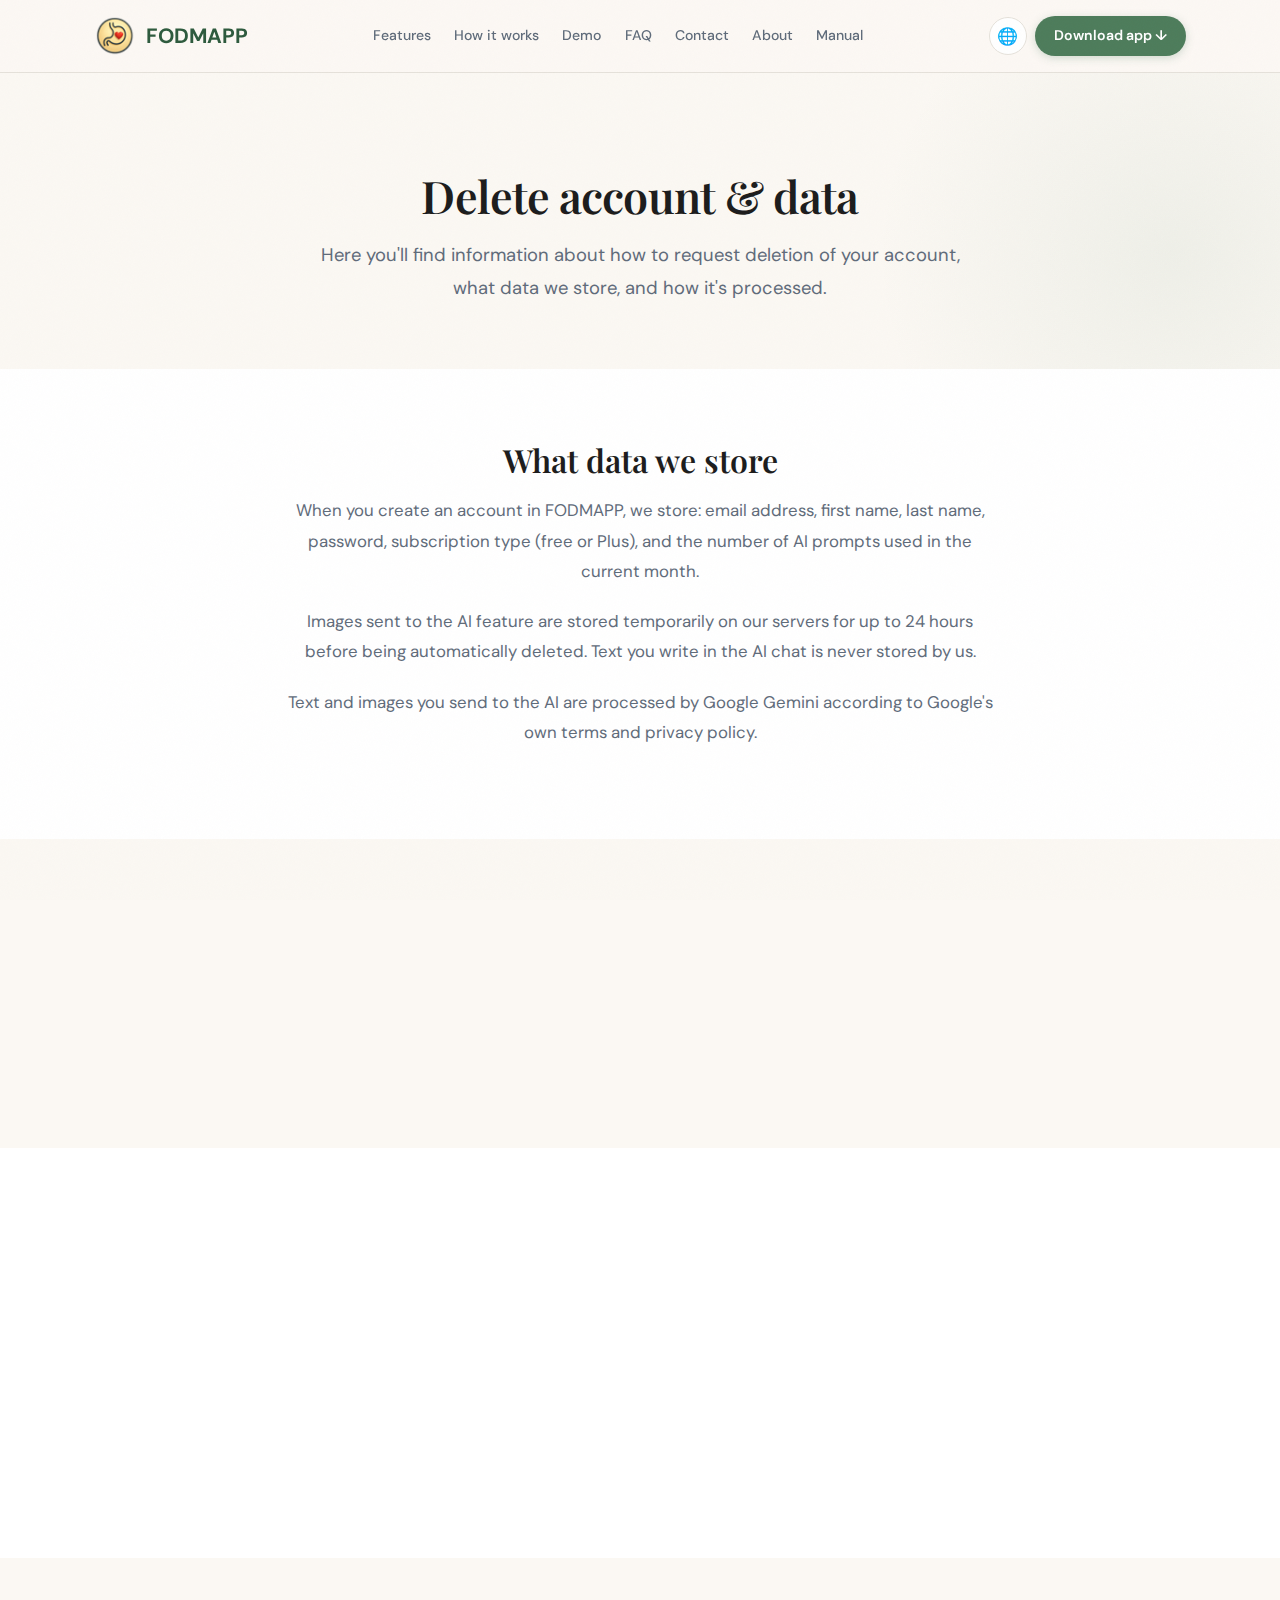
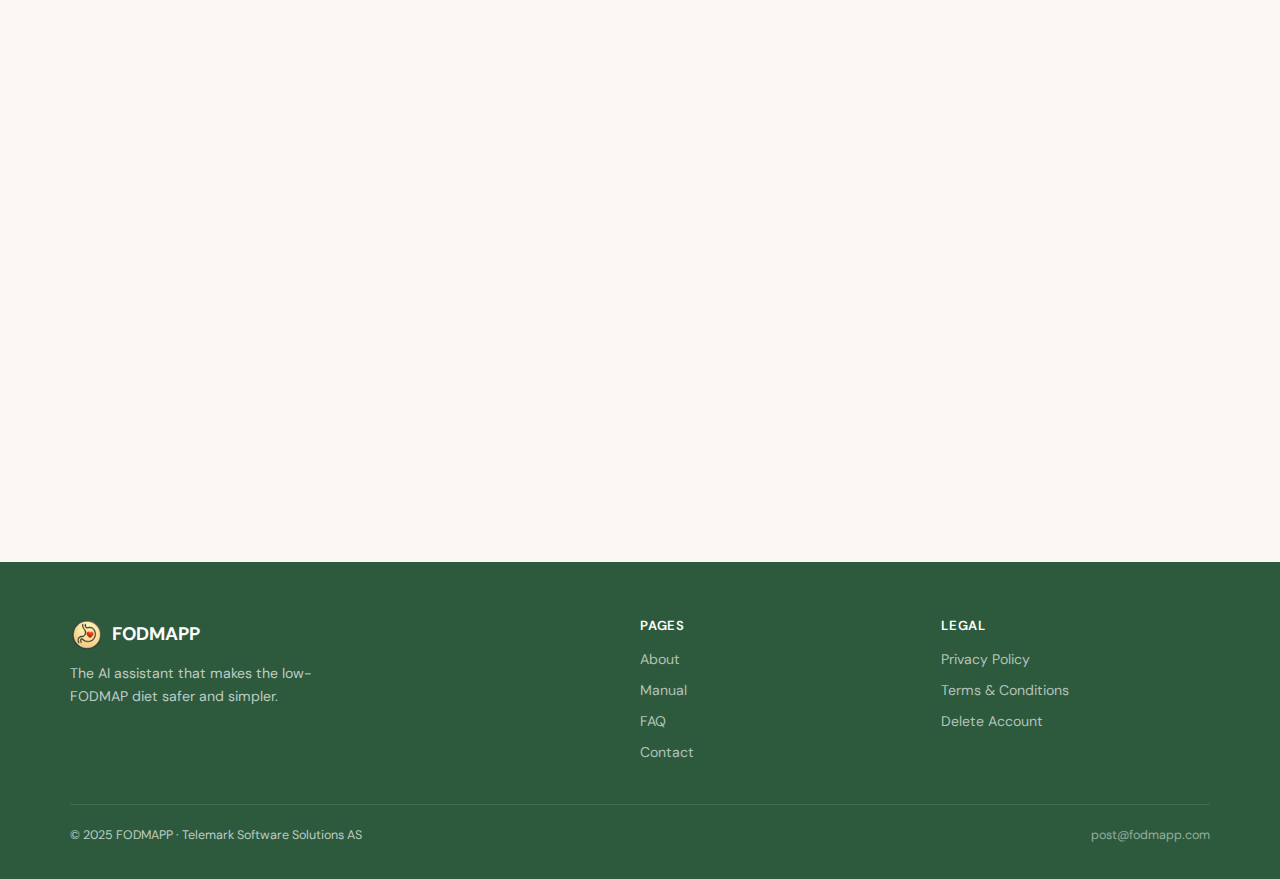
<file: delete.html>
<!DOCTYPE html><html lang="en"><head><meta charset="UTF-8"><meta name="viewport" content="width=device-width, initial-scale=1.0"><title>Delete Account – FODMAPP</title><link rel="icon" type="image/png" href="images/logo.png"><meta name="description" content="Information about deleting your FODMAPP account and personal data."><link rel="preconnect" href="https://fonts.googleapis.com"><link rel="preconnect" href="https://fonts.gstatic.com" crossorigin><link href="https://fonts.googleapis.com/css2?family=Playfair+Display:wght@400;500;600;700&family=DM+Sans:wght@300;400;500;600;700&display=swap" rel="stylesheet">
<style>:root{--green:#4D7C5B;--green-dark:#2D5A3D;--green-light:#E8F2EB;--cream:#FBF8F3;--white:#FFFFFF;--charcoal:#1C1C1C;--slate:#5F6B7A;--border:#E5E1DA;--radius:1rem}*{box-sizing:border-box;margin:0;padding:0}html{scroll-behavior:smooth}body{font-family:'DM Sans',system-ui,sans-serif;line-height:1.7;color:var(--charcoal);background:var(--cream);-webkit-font-smoothing:antialiased}h1,h2,h3,h4{font-family:'Playfair Display',Georgia,serif;line-height:1.2;font-weight:600}body::after{content:'';position:fixed;inset:0;pointer-events:none;z-index:9998;opacity:.025;background-image:url("data:image/svg+xml,%3Csvg viewBox='0 0 256 256' xmlns='http://www.w3.org/2000/svg'%3E%3Cfilter id='n'%3E%3CfeTurbulence type='fractalNoise' baseFrequency='.85' numOctaves='4' stitchTiles='stitch'/%3E%3C/filter%3E%3Crect width='100%25' height='100%25' filter='url(%23n)'/%3E%3C/svg%3E");background-size:200px}.reveal{opacity:0;transform:translateY(40px);transition:opacity .9s cubic-bezier(.22,1,.36,1),transform .9s cubic-bezier(.22,1,.36,1)}.reveal.visible{opacity:1;transform:translateY(0)}.container{max-width:1140px;margin:0 auto;padding:0 1.5rem}header{background:rgba(251,248,243,.85);backdrop-filter:blur(20px);border-bottom:1px solid var(--border);position:sticky;top:0;z-index:100}.nav-bar{display:flex;justify-content:space-between;align-items:center;height:72px}.logo{font-family:'DM Sans',sans-serif;font-weight:700;font-size:1.3rem;display:flex;align-items:center;gap:.6rem;text-decoration:none;color:var(--green-dark)}.logo img{height:42px;border-radius:10px}nav{display:flex;align-items:center;gap:.15rem}nav a{color:var(--slate);font-weight:500;text-decoration:none;font-size:.88rem;padding:.35rem .65rem;border-radius:2rem;transition:all .25s}nav a:hover{color:var(--green-dark);background:var(--green-light)}.nav-right{display:flex;align-items:center;gap:.5rem}.btn-nav{display:inline-flex;align-items:center;padding:.5rem 1.2rem;border-radius:2rem;font-weight:600;font-size:.88rem;background:var(--green);color:var(--white);text-decoration:none;transition:all .3s;box-shadow:0 2px 8px rgba(77,124,91,.25);white-space:nowrap}.btn-nav:hover{background:var(--green-dark);transform:translateY(-2px)}.lang-btn{display:flex;align-items:center;justify-content:center;width:38px;height:38px;border-radius:50%;border:1.5px solid var(--border);background:var(--white);cursor:pointer;transition:all .25s;font-size:1.05rem;color:var(--slate)}.lang-btn:hover{border-color:var(--green);background:var(--green-light)}.btn-mobile-download{display:none;background:var(--green);color:white;border-radius:.625rem;width:40px;height:40px;align-items:center;justify-content:center;text-decoration:none}.btn-mobile-download svg{width:18px;height:18px;stroke:white}.hamburger{display:none;flex-direction:column;cursor:pointer;gap:5px;padding:4px}.hamburger span{height:2.5px;width:22px;background:var(--charcoal);border-radius:4px}.mobile-nav{display:none;flex-direction:column;background:var(--white);padding:1rem 1.5rem 1.5rem;border-bottom:1px solid var(--border);gap:.15rem}.mobile-nav a{color:var(--slate);font-weight:500;text-decoration:none;padding:.55rem 0;border-bottom:1px solid var(--border);font-size:.95rem}.mobile-nav a:last-child{border-bottom:none}.mobile-nav a:hover{color:var(--green)}.lang-overlay{display:none;position:fixed;inset:0;background:rgba(0,0,0,.45);z-index:200;justify-content:center;align-items:center;backdrop-filter:blur(4px);opacity:0;transition:opacity .3s}.lang-overlay.open{display:flex;opacity:1}.lang-modal{background:var(--white);border-radius:1.25rem;padding:2rem;max-width:520px;width:92%;max-height:80vh;overflow-y:auto;box-shadow:0 25px 80px rgba(0,0,0,.18);position:relative;transform:scale(.95);transition:transform .3s}.lang-overlay.open .lang-modal{transform:scale(1)}.lang-modal h3{font-family:'DM Sans',sans-serif;font-size:1rem;font-weight:700;margin-bottom:1.25rem;text-align:center}.lang-modal-close{position:absolute;top:1rem;right:1rem;width:32px;height:32px;border:none;background:var(--cream);border-radius:50%;cursor:pointer;display:flex;align-items:center;justify-content:center;font-size:1.1rem;color:var(--slate)}.lang-modal-close:hover{background:var(--green-light)}.lang-grid{display:grid;grid-template-columns:1fr 1fr;gap:.35rem}.lang-option{display:flex;align-items:center;gap:.6rem;padding:.6rem .85rem;border-radius:.5rem;cursor:pointer;font-size:.9rem;font-weight:500;color:var(--charcoal);transition:all .2s;border:1.5px solid transparent}.lang-option:hover{background:var(--green-light)}.lang-option.active{background:var(--green-light);border-color:var(--green);font-weight:600}.lang-flag{font-size:1.2rem;width:24px;text-align:center}@media(max-width:480px){.lang-grid{grid-template-columns:1fr}}.page-hero{padding:6rem 0 4rem;text-align:center;position:relative;overflow:hidden}.page-hero::before{content:'';position:absolute;top:-40%;right:-15%;width:600px;height:600px;background:radial-gradient(circle,rgba(77,124,91,.07) 0%,transparent 70%);border-radius:50%;pointer-events:none}.page-hero h1{font-size:2.8rem;margin-bottom:1rem;letter-spacing:-.02em}.page-hero p{font-size:1.15rem;color:var(--slate);max-width:640px;margin:0 auto;line-height:1.8}.content-section{padding:4.5rem 0}.content-section.alt{background:var(--white)}.content-block{max-width:720px;margin:0 auto;text-align:center}.content-block h2{font-size:2rem;margin-bottom:1rem}.content-block p{font-size:1.05rem;color:var(--slate);line-height:1.8;margin-bottom:1.25rem}.content-block strong{color:var(--charcoal)}.cta-section{background:linear-gradient(135deg,var(--green-dark),var(--green));color:var(--white);text-align:center;padding:5rem 1.5rem;position:relative;overflow:hidden}.cta-section h2{font-size:2rem;margin-bottom:.7rem;color:var(--white)}.cta-section p{opacity:.9;margin-bottom:.5rem}.cta-section a{color:var(--white);text-decoration:underline;text-underline-offset:3px}footer{background:var(--green-dark);color:rgba(255,255,255,.7);padding:3.5rem 1.5rem 2rem}.footer-grid{display:grid;grid-template-columns:2fr 1fr 1fr;gap:2rem;max-width:1140px;margin:0 auto;padding-bottom:2rem;border-bottom:1px solid rgba(255,255,255,.1)}.footer-brand .logo-footer{font-family:'DM Sans',sans-serif;font-weight:700;font-size:1.15rem;color:var(--white);display:flex;align-items:center;gap:.5rem;margin-bottom:.65rem}.footer-brand .logo-footer img{height:34px;border-radius:8px}.footer-brand p{font-size:.88rem;line-height:1.6;max-width:280px}.footer-col h4{font-family:'DM Sans',sans-serif;font-weight:600;font-size:.82rem;color:var(--white);text-transform:uppercase;letter-spacing:.06em;margin-bottom:.9rem}.footer-col a{display:block;color:rgba(255,255,255,.65);text-decoration:none;font-size:.88rem;margin-bottom:.45rem;transition:color .2s}.footer-col a:hover{color:var(--white)}.footer-bottom{max-width:1140px;margin:1.25rem auto 0;display:flex;justify-content:space-between;align-items:center;font-size:.78rem}.footer-bottom a{color:rgba(255,255,255,.5);text-decoration:none}.footer-bottom a:hover{color:var(--white)}@media(max-width:900px){.footer-grid{grid-template-columns:1fr}}@media(max-width:768px){nav{display:none}.btn-nav{display:none}.btn-mobile-download{display:flex}.hamburger{display:flex}.page-hero{padding:4rem 0 3rem}.page-hero h1{font-size:2rem}.content-section{padding:3rem 0}.footer-bottom{flex-direction:column;gap:.4rem;text-align:center}}</style></head>
<body>
  <header><div class="container nav-bar"><a href="index.html" class="logo"><img src="images/logo.png" alt="FODMAPP logo"> FODMAPP</a><nav><a href="index.html#features" data-i18n="nav_features">Features</a><a href="index.html#how" data-i18n="nav_how">How it works</a><a href="index.html#demo" data-i18n="nav_demo">Demo</a><a href="index.html#faq">FAQ</a><a href="index.html#contact" data-i18n="nav_contact">Contact</a><a href="about.html" data-i18n="nav_about">About</a><a href="manual.html" data-i18n="nav_manual">Manual</a></nav><div class="nav-right"><div class="lang-btn" onclick="openLangModal()">🌐</div><a href="index.html#cta" class="btn-nav" data-i18n="nav_download">Download app ↓</a><a href="index.html#cta" class="btn-mobile-download"><svg xmlns="http://www.w3.org/2000/svg" fill="none" viewBox="0 0 24 24" stroke="currentColor" stroke-width="2"><path stroke-linecap="round" stroke-linejoin="round" d="M21 15v4a2 2 0 01-2 2H5a2 2 0 01-2-2v-4m14-6l-5 5-5-5m5-5v10"/></svg></a><div class="hamburger" onclick="toggleMobileNav()"><span></span><span></span><span></span></div></div></div><div id="mobileNav" class="mobile-nav"><a href="index.html#features" onclick="closeMobileNav()" data-i18n="nav_features">Features</a><a href="index.html#how" onclick="closeMobileNav()" data-i18n="nav_how">How it works</a><a href="index.html#demo" onclick="closeMobileNav()" data-i18n="nav_demo">Demo</a><a href="index.html#faq" onclick="closeMobileNav()">FAQ</a><a href="index.html#contact" onclick="closeMobileNav()" data-i18n="nav_contact">Contact</a><a href="about.html" data-i18n="nav_about">About</a><a href="manual.html" data-i18n="nav_manual">Manual</a></div></header>
  <div class="lang-overlay" id="langOverlay" onclick="closeLangModal(event)"><div class="lang-modal" onclick="event.stopPropagation()"><button class="lang-modal-close" onclick="closeLangModalForce()">✕</button><h3 data-i18n="lang_title">Choose language</h3><div class="lang-grid" id="langGrid"></div></div></div>
  <section class="page-hero"><div class="container reveal"><h1 data-i18n="del_h1">Delete account & data</h1><p data-i18n="del_intro">Here you'll find information about how to request deletion of your account, what data we store, and how it's processed.</p></div></section>
  <section class="content-section alt"><div class="container"><div class="content-block reveal"><h2 data-i18n="del_s1h">What data we store</h2><p data-i18n="del_s1p1">When you create an account in FODMAPP, we store: email address, first name, last name, password, subscription type (free or Plus), and the number of AI prompts used in the current month.</p><p data-i18n="del_s1p2">Images sent to the AI feature are stored temporarily on our servers for up to 24 hours before being automatically deleted. Text you write in the AI chat is never stored by us.</p><p data-i18n="del_s1p3">Text and images you send to the AI are processed by Google Gemini according to Google's own terms and privacy policy.</p></div></div></section>
  <section class="content-section"><div class="container"><div class="content-block reveal"><h2 data-i18n="del_s2h">Google login</h2><p data-i18n="del_s2p">If you choose to log in with Google (OAuth), we receive the name and email address associated with your Google account. This is only used to create and log you into your account.</p></div></div></section>
  <section class="content-section alt"><div class="container"><div class="content-block reveal"><h2 data-i18n="del_s3h">How to request deletion</h2><p data-i18n="del_s3p1">Send us an email at <strong>post@fodmapp.com</strong> stating that you want to delete your account and the email address it's registered with.</p><p data-i18n="del_s3p2">We will confirm your request and delete your account within a reasonable time.</p><p data-i18n="del_s3p3">If you used Google login, you can also disconnect FODMAPP access via your Google account settings.</p></div></div></section>
  <section class="content-section"><div class="container"><div class="content-block reveal"><h2 data-i18n="del_s4h">What gets deleted?</h2><p data-i18n="del_s4p1">When your account is deleted, the following is removed: name, email address, subscription type, AI usage, and any images still stored temporarily.</p><p data-i18n="del_s4p2">Text and images processed by Google Gemini may be stored by Google according to their rules – this is outside our control.</p></div></div></section>
  <section class="cta-section reveal"><h2 data-i18n="del_cta_h">Questions about deletion or privacy?</h2><p>Email <a href="mailto:post@fodmapp.com">post@fodmapp.com</a></p></section>
  <footer><div class="footer-grid"><div class="footer-brand"><div class="logo-footer"><img src="images/logo.png" alt="FODMAPP"> FODMAPP</div><p data-i18n="ft_desc">The AI assistant that makes the low-FODMAP diet safer and simpler.</p></div><div class="footer-col"><h4 data-i18n="ft_pages">Pages</h4><a href="about.html" data-i18n="nav_about">About</a><a href="manual.html" data-i18n="nav_manual">Manual</a><a href="index.html#faq">FAQ</a><a href="index.html#contact" data-i18n="nav_contact">Contact</a></div><div class="footer-col"><h4 data-i18n="ft_legal">Legal</h4><a href="privacypolicy.html" data-i18n="ft_priv">Privacy Policy</a><a href="termsandconditions.html" data-i18n="ft_terms">Terms & Conditions</a><a href="delete.html" data-i18n="ft_del">Delete Account</a></div></div><div class="footer-bottom"><span>© 2025 FODMAPP · Telemark Software Solutions AS</span><a href="mailto:post@fodmapp.com">post@fodmapp.com</a></div></footer>
  <script src="js/i18n.js"></script>
  <script>
    // Scroll reveal
    const obs=new IntersectionObserver(entries=>{entries.forEach(e=>{if(e.isIntersecting)e.target.classList.add('visible')})},{threshold:.08,rootMargin:'0px 0px -40px 0px'});document.querySelectorAll('.reveal').forEach(el=>obs.observe(el));
    // Mobile nav
    function toggleMobileNav(){const n=document.getElementById('mobileNav');n.style.display=n.style.display==='flex'?'none':'flex'}
    function closeMobileNav(){document.getElementById('mobileNav').style.display='none'}
  </script>
</body></html>
</file>
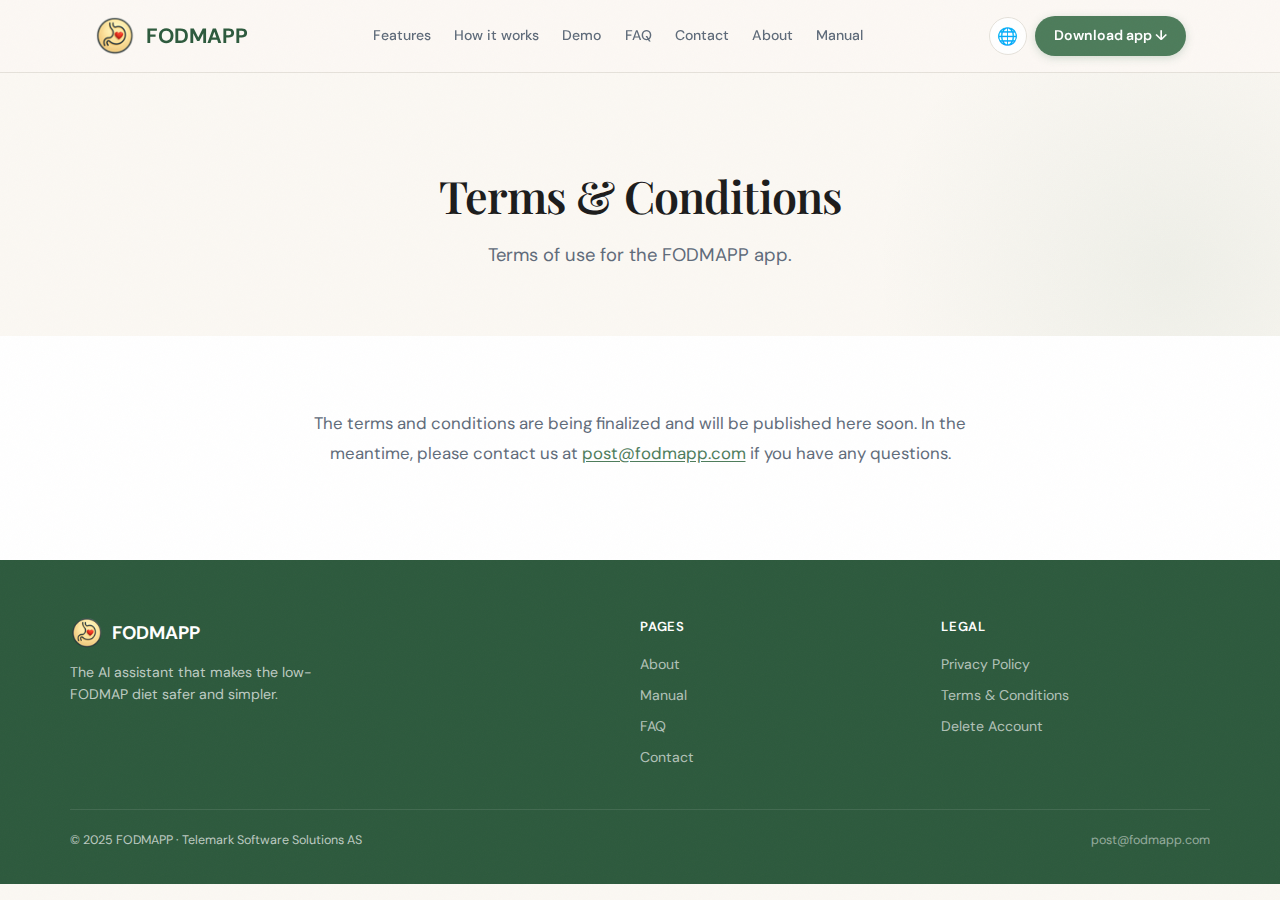
<file: termsandconditions.html>
<!DOCTYPE html><html lang="en"><head><meta charset="UTF-8"><meta name="viewport" content="width=device-width, initial-scale=1.0">
  <meta name="color-scheme" content="light only"><title>Terms & Conditions – FODMAPP</title><link rel="icon" type="image/png" href="images/logo.png"><meta name="description" content="Terms and conditions for the FODMAPP app."><link rel="preconnect" href="https://fonts.googleapis.com"><link rel="preconnect" href="https://fonts.gstatic.com" crossorigin><link href="https://fonts.googleapis.com/css2?family=Playfair+Display:wght@400;500;600;700&family=DM+Sans:wght@300;400;500;600;700&display=swap" rel="stylesheet">
<style>:root{--green:#4D7C5B;--green-dark:#2D5A3D;--green-light:#E8F2EB;--cream:#FBF8F3;--white:#FFFFFF;--charcoal:#1C1C1C;--slate:#5F6B7A;--border:#E5E1DA;--radius:1rem}*{box-sizing:border-box;margin:0;padding:0}html{scroll-behavior:smooth;color-scheme:light}body{font-family:'DM Sans',system-ui,sans-serif;line-height:1.7;color:var(--charcoal);background:var(--cream);-webkit-font-smoothing:antialiased}h1,h2,h3{font-family:'Playfair Display',Georgia,serif;line-height:1.2;font-weight:600}body::after{content:'';position:fixed;inset:0;pointer-events:none;z-index:9998;opacity:.025;background-image:url("data:image/svg+xml,%3Csvg viewBox='0 0 256 256' xmlns='http://www.w3.org/2000/svg'%3E%3Cfilter id='n'%3E%3CfeTurbulence type='fractalNoise' baseFrequency='.85' numOctaves='4' stitchTiles='stitch'/%3E%3C/filter%3E%3Crect width='100%25' height='100%25' filter='url(%23n)'/%3E%3C/svg%3E");background-size:200px;mix-blend-mode:normal}.reveal{opacity:0;transform:translateY(40px);transition:opacity .9s cubic-bezier(.22,1,.36,1),transform .9s cubic-bezier(.22,1,.36,1)}.reveal.visible{opacity:1;transform:translateY(0)}.container{max-width:1140px;margin:0 auto;padding:0 1.5rem}header{background:rgba(251,248,243,.85);backdrop-filter:blur(20px);border-bottom:1px solid var(--border);position:sticky;top:0;z-index:100}.nav-bar{display:flex;justify-content:space-between;align-items:center;height:72px}.logo{font-family:'DM Sans',sans-serif;font-weight:700;font-size:1.3rem;display:flex;align-items:center;gap:.6rem;text-decoration:none;color:var(--green-dark)}.logo img{height:42px;border-radius:10px}nav{display:flex;align-items:center;gap:.15rem}nav a{color:var(--slate);font-weight:500;text-decoration:none;font-size:.88rem;padding:.35rem .65rem;border-radius:2rem;transition:all .25s}nav a:hover{color:var(--green-dark);background:var(--green-light)}.nav-right{display:flex;align-items:center;gap:.5rem}.btn-nav{display:inline-flex;align-items:center;padding:.5rem 1.2rem;border-radius:2rem;font-weight:600;font-size:.88rem;background:var(--green);color:var(--white);text-decoration:none;transition:all .3s;box-shadow:0 2px 8px rgba(77,124,91,.25);white-space:nowrap}.btn-nav:hover{background:var(--green-dark);transform:translateY(-2px)}.lang-btn{display:flex;align-items:center;justify-content:center;width:38px;height:38px;border-radius:50%;border:1.5px solid var(--border);background:var(--white);cursor:pointer;transition:all .25s;font-size:1.05rem;color:var(--slate)}.lang-btn:hover{border-color:var(--green);background:var(--green-light)}.btn-mobile-download{display:none;background:var(--green);color:white;border-radius:.625rem;width:40px;height:40px;align-items:center;justify-content:center;text-decoration:none}.btn-mobile-download svg{width:18px;height:18px;stroke:white}.hamburger{display:none;flex-direction:column;cursor:pointer;gap:5px;padding:4px}.hamburger span{height:2.5px;width:22px;background:var(--charcoal);border-radius:4px}.mobile-nav{display:none;flex-direction:column;background:var(--white);padding:1rem 1.5rem 1.5rem;border-bottom:1px solid var(--border);gap:.15rem}.mobile-nav a{color:var(--slate);font-weight:500;text-decoration:none;padding:.55rem 0;border-bottom:1px solid var(--border);font-size:.95rem}.mobile-nav a:last-child{border-bottom:none}.mobile-nav a:hover{color:var(--green)}.lang-overlay{display:none;position:fixed;inset:0;background:rgba(0,0,0,.45);z-index:200;justify-content:center;align-items:center;backdrop-filter:blur(4px);opacity:0;transition:opacity .3s}.lang-overlay.open{display:flex;opacity:1}.lang-modal{background:var(--white);border-radius:1.25rem;padding:2rem;max-width:520px;width:92%;max-height:80vh;overflow-y:auto;box-shadow:0 25px 80px rgba(0,0,0,.18);position:relative;transform:scale(.95);transition:transform .3s}.lang-overlay.open .lang-modal{transform:scale(1)}.lang-modal h3{font-family:'DM Sans',sans-serif;font-size:1rem;font-weight:700;margin-bottom:1.25rem;text-align:center}.lang-modal-close{position:absolute;top:1rem;right:1rem;width:32px;height:32px;border:none;background:var(--cream);border-radius:50%;cursor:pointer;display:flex;align-items:center;justify-content:center;font-size:1.1rem;color:var(--slate)}.lang-modal-close:hover{background:var(--green-light)}.lang-grid{display:grid;grid-template-columns:1fr 1fr;gap:.35rem}.lang-option{display:flex;align-items:center;gap:.6rem;padding:.6rem .85rem;border-radius:.5rem;cursor:pointer;font-size:.9rem;font-weight:500;color:var(--charcoal);transition:all .2s;border:1.5px solid transparent}.lang-option:hover{background:var(--green-light)}.lang-option.active{background:var(--green-light);border-color:var(--green);font-weight:600}.lang-flag{font-size:1.2rem;width:24px;text-align:center}@media(max-width:480px){.lang-grid{grid-template-columns:1fr}}.page-hero{padding:6rem 0 4rem;text-align:center;position:relative;overflow:hidden}.page-hero::before{content:'';position:absolute;top:-40%;right:-15%;width:600px;height:600px;background:radial-gradient(circle,rgba(77,124,91,.07) 0%,transparent 70%);border-radius:50%;pointer-events:none}.page-hero h1{font-size:2.8rem;margin-bottom:1rem;letter-spacing:-.02em}.page-hero p{font-size:1.15rem;color:var(--slate);max-width:640px;margin:0 auto;line-height:1.8}.content-section{padding:4.5rem 0}.content-section.alt{background:var(--white)}.content-block{max-width:720px;margin:0 auto;text-align:center}.content-block p{font-size:1.05rem;color:var(--slate);line-height:1.8;margin-bottom:1.25rem}.content-block a{color:var(--green);text-decoration:underline;text-underline-offset:2px}footer{background:var(--green-dark);color:rgba(255,255,255,.7);padding:3.5rem 1.5rem 2rem}.footer-grid{display:grid;grid-template-columns:2fr 1fr 1fr;gap:2rem;max-width:1140px;margin:0 auto;padding-bottom:2rem;border-bottom:1px solid rgba(255,255,255,.1)}.footer-brand .logo-footer{font-family:'DM Sans',sans-serif;font-weight:700;font-size:1.15rem;color:var(--white);display:flex;align-items:center;gap:.5rem;margin-bottom:.65rem}.footer-brand .logo-footer img{height:34px;border-radius:8px}.footer-brand p{font-size:.88rem;line-height:1.6;max-width:280px}.footer-col h4{font-family:'DM Sans',sans-serif;font-weight:600;font-size:.82rem;color:var(--white);text-transform:uppercase;letter-spacing:.06em;margin-bottom:.9rem}.footer-col a{display:block;color:rgba(255,255,255,.65);text-decoration:none;font-size:.88rem;margin-bottom:.45rem;transition:color .2s}.footer-col a:hover{color:var(--white)}.footer-bottom{max-width:1140px;margin:1.25rem auto 0;display:flex;justify-content:space-between;align-items:center;font-size:.78rem}.footer-bottom a{color:rgba(255,255,255,.5);text-decoration:none}.footer-bottom a:hover{color:var(--white)}@media(max-width:900px){.footer-grid{grid-template-columns:1fr}}@media(max-width:768px){nav{display:none}.btn-nav{display:none}.btn-mobile-download{display:flex}.hamburger{display:flex}.page-hero{padding:4rem 0 3rem}.page-hero h1{font-size:2rem}.footer-bottom{flex-direction:column;gap:.4rem;text-align:center}}
    @media(prefers-color-scheme:dark){html{color-scheme:light}body{background:var(--cream)!important;color:var(--charcoal)!important}}
  </style></head>
<body>
  <header><div class="container nav-bar"><a href="index.html" class="logo"><img src="images/logo.png" alt="FODMAPP logo"> FODMAPP</a><nav><a href="index.html#features" data-i18n="nav_features">Features</a><a href="index.html#how" data-i18n="nav_how">How it works</a><a href="index.html#demo" data-i18n="nav_demo">Demo</a><a href="index.html#faq">FAQ</a><a href="index.html#contact" data-i18n="nav_contact">Contact</a><a href="about.html" data-i18n="nav_about">About</a><a href="manual.html" data-i18n="nav_manual">Manual</a></nav><div class="nav-right"><div class="lang-btn" onclick="openLangModal()">🌐</div><a href="index.html#cta" class="btn-nav" data-i18n="nav_download">Download app ↓</a><a href="index.html#cta" class="btn-mobile-download"><svg xmlns="http://www.w3.org/2000/svg" fill="none" viewBox="0 0 24 24" stroke="currentColor" stroke-width="2"><path stroke-linecap="round" stroke-linejoin="round" d="M21 15v4a2 2 0 01-2 2H5a2 2 0 01-2-2v-4m14-6l-5 5-5-5m5-5v10"/></svg></a><div class="hamburger" onclick="toggleMobileNav()"><span></span><span></span><span></span></div></div></div><div id="mobileNav" class="mobile-nav"><a href="index.html#features" onclick="closeMobileNav()" data-i18n="nav_features">Features</a><a href="index.html#how" onclick="closeMobileNav()" data-i18n="nav_how">How it works</a><a href="index.html#demo" onclick="closeMobileNav()" data-i18n="nav_demo">Demo</a><a href="index.html#faq" onclick="closeMobileNav()">FAQ</a><a href="index.html#contact" onclick="closeMobileNav()" data-i18n="nav_contact">Contact</a><a href="about.html" data-i18n="nav_about">About</a><a href="manual.html" data-i18n="nav_manual">Manual</a></div></header>
  <div class="lang-overlay" id="langOverlay" onclick="closeLangModal(event)"><div class="lang-modal" onclick="event.stopPropagation()"><button class="lang-modal-close" onclick="closeLangModalForce()">✕</button><h3 data-i18n="lang_title">Choose language</h3><div class="lang-grid" id="langGrid"></div></div></div>
  <section class="page-hero"><div class="container reveal"><h1 data-i18n="tc_h1">Terms & Conditions</h1><p data-i18n="tc_intro">Terms of use for the FODMAPP app.</p></div></section>
  <section class="content-section alt"><div class="container"><div class="content-block reveal"><p data-i18n="tc_wip">The terms and conditions are being finalized and will be published here soon. In the meantime, please contact us at <a href="mailto:post@fodmapp.com">post@fodmapp.com</a> if you have any questions.</p></div></div></section>
  <footer><div class="footer-grid"><div class="footer-brand"><div class="logo-footer"><img src="images/logo.png" alt="FODMAPP"> FODMAPP</div><p data-i18n="ft_desc">The AI assistant that makes the low-FODMAP diet safer and simpler.</p></div><div class="footer-col"><h4 data-i18n="ft_pages">Pages</h4><a href="about.html" data-i18n="nav_about">About</a><a href="manual.html" data-i18n="nav_manual">Manual</a><a href="index.html#faq">FAQ</a><a href="index.html#contact" data-i18n="nav_contact">Contact</a></div><div class="footer-col"><h4 data-i18n="ft_legal">Legal</h4><a href="privacypolicy.html" data-i18n="ft_priv">Privacy Policy</a><a href="termsandconditions.html" data-i18n="ft_terms">Terms & Conditions</a><a href="delete.html" data-i18n="ft_del">Delete Account</a></div></div><div class="footer-bottom"><span>© 2025 FODMAPP · Telemark Software Solutions AS</span><a href="mailto:post@fodmapp.com">post@fodmapp.com</a></div></footer>
  <script src="js/i18n.js"></script>
  <script>
    // Scroll reveal
    const obs=new IntersectionObserver(entries=>{entries.forEach(e=>{if(e.isIntersecting)e.target.classList.add('visible')})},{threshold:.08,rootMargin:'0px 0px -40px 0px'});document.querySelectorAll('.reveal').forEach(el=>obs.observe(el));
    // Mobile nav
    function toggleMobileNav(){const n=document.getElementById('mobileNav');n.style.display=n.style.display==='flex'?'none':'flex'}
    function closeMobileNav(){document.getElementById('mobileNav').style.display='none'}
  </script>
</body></html>
</file>
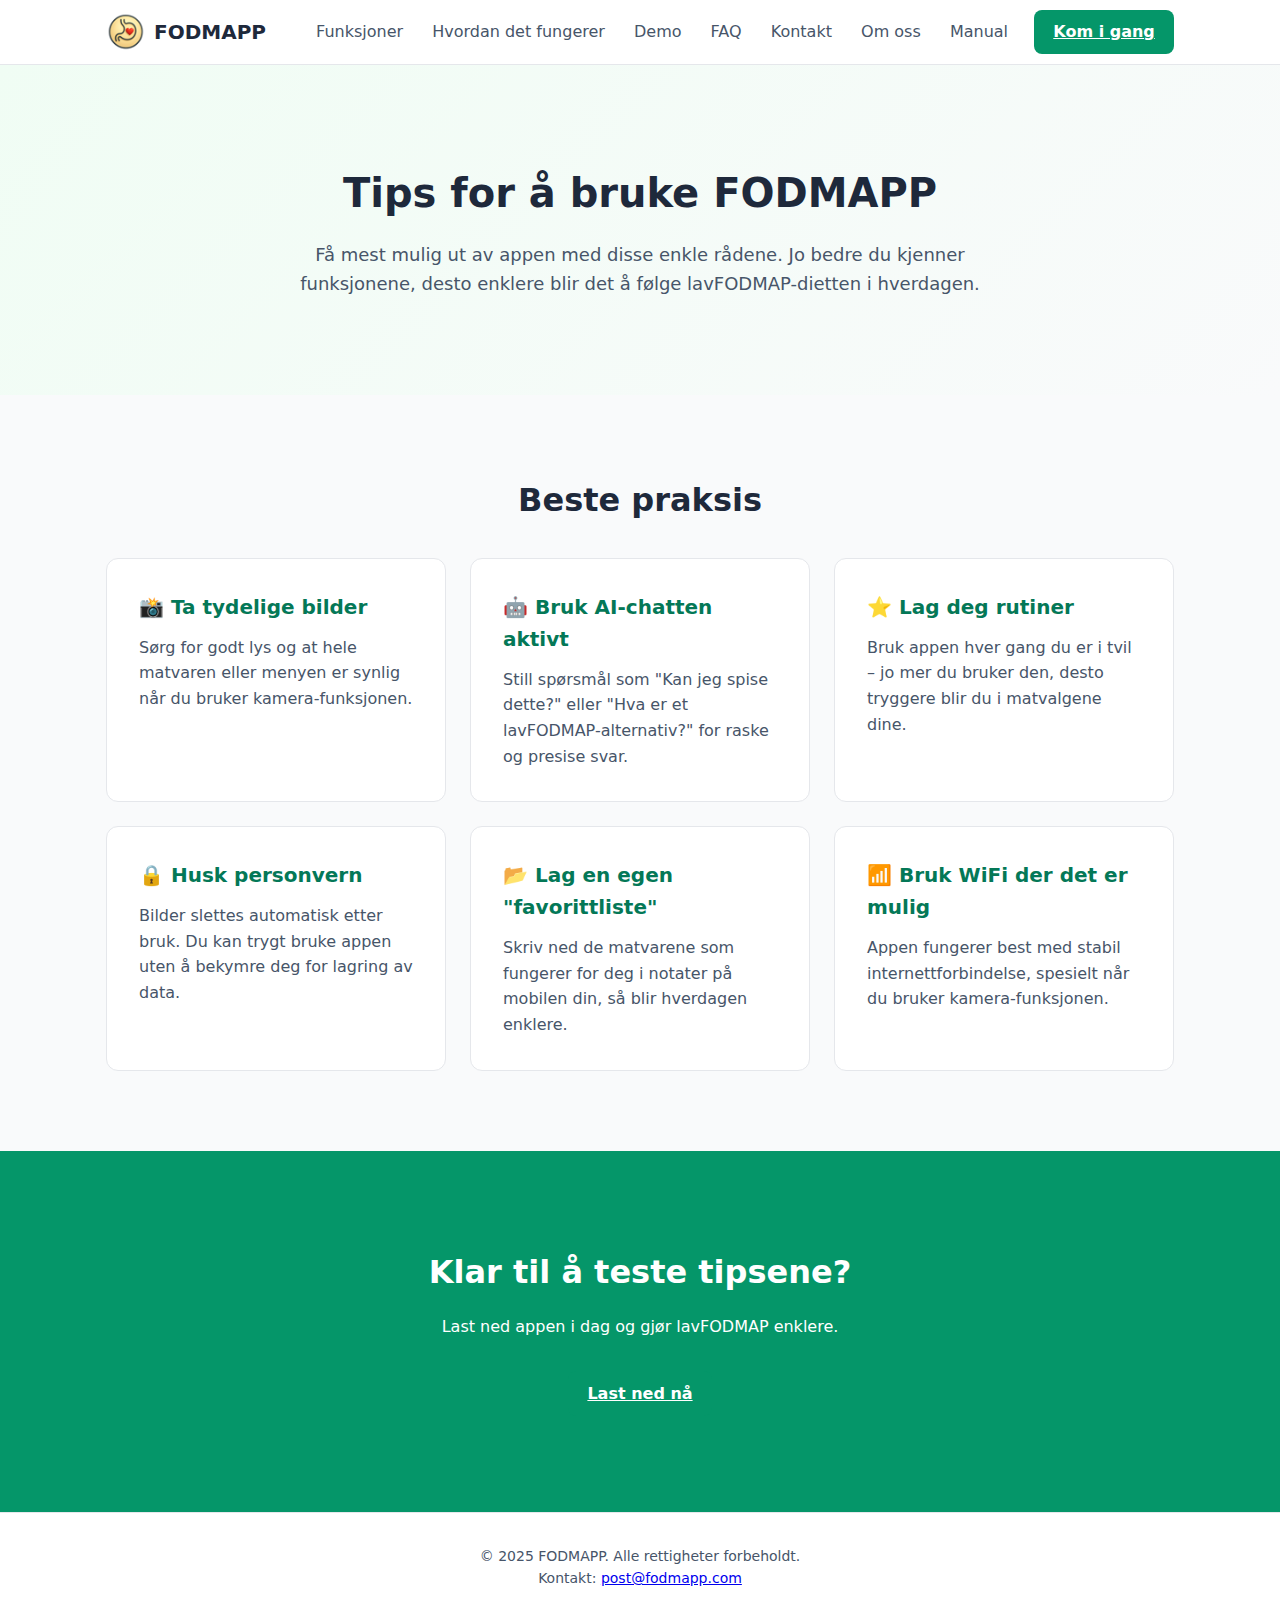
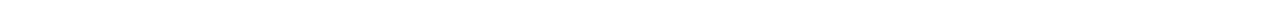
<file: tips.html>
<!DOCTYPE html>
<html lang="no">
<head>
  <meta charset="UTF-8">
  <meta name="viewport" content="width=device-width, initial-scale=1.0">
  <title>Manual – FODMAPP</title>
  <link rel="icon" type="image/png" href="images/logo.png">
  <meta name="description" content="Tips for hvordan du bruker FODMAPP best mulig.">

  <style>
    :root {
      --emerald: #059669;
      --emerald-dark: #047857;
      --dark: #1e293b;
      --gray: #475569;
      --light: #f9fafb;
    }
    * { box-sizing: border-box; margin: 0; padding: 0; }
    body { font-family: system-ui, sans-serif; line-height: 1.6; color: var(--dark); background: var(--light); }
    html { scroll-behavior: smooth; }
    header { background: white; border-bottom: 1px solid #e5e7eb; position: sticky; top: 0; z-index: 50; }
    .container { max-width: 1100px; margin: 0 auto; padding: 0 1rem; }
    .nav-bar { display: flex; justify-content: space-between; align-items: center; height: 64px; }
    .logo { font-weight: bold; font-size: 1.25rem; display: flex; align-items: center; gap: 0.5rem; text-decoration: none; color: var(--dark); }
    .logo img { height: 40px; }
    nav a { margin-left: 1.5rem; color: var(--gray); font-weight: 500; position: relative; text-decoration:none;}
    nav a:hover { color: var(--emerald); }
    .btn { display:inline-block; padding:0.6rem 1.2rem; border-radius:0.5rem; font-weight:600; background: var(--emerald); color:white; transition:all .3s ease;}
    .btn:hover { background: var(--emerald-dark); transform: translateY(-2px); box-shadow:0 4px 8px rgba(0,0,0,0.15); }

    .tips-hero { padding:6rem 1rem; text-align:center; background: linear-gradient(135deg, #f0fdf4, #f9fafb); }
    .tips-hero h1 { font-size:2.5rem; margin-bottom:1rem; }
    .tips-hero p { font-size:1.125rem; color:var(--gray); max-width:700px; margin:0 auto; }

    .tips-section { padding:5rem 1rem; }
    .tips-section h2 { font-size:2rem; margin-bottom:2rem; text-align:center; }
    .tips-grid { display:grid; gap:1.5rem; grid-template-columns:repeat(auto-fit,minmax(280px,1fr)); }
    .tip-card { background:white; border:1px solid #e5e7eb; border-radius:0.75rem; padding:2rem; transition:transform .3s, box-shadow .3s; }
    .tip-card:hover { transform:translateY(-5px); box-shadow:0 8px 20px rgba(0,0,0,0.1); }
    .tip-card h3 { margin-bottom:0.75rem; font-size:1.25rem; color:var(--emerald-dark); }
    .tip-card p { color:var(--gray); }

    .cta-section { background:var(--emerald); color:white; text-align:center; padding:6rem 1rem; }
    .cta-section h2 { font-size:2rem; margin-bottom:1rem; }
    .cta-section p { margin-bottom:2rem; }

    footer { background:white; border-top:1px solid #e5e7eb; padding:2rem 1rem; text-align:center; font-size:0.875rem; color:var(--gray); }
  </style>
</head>
<body>
  <!-- Header -->
  <header>
    <div class="container nav-bar">
      <a href="index.html" class="logo">
        <img src="images/logo.png" alt="FODMAPP logo">
        FODMAPP
      </a>
      <nav>
        <a href="index.html#funksjoner">Funksjoner</a>
        <a href="index.html#how">Hvordan det fungerer</a>
        <a href="index.html#demo">Demo</a>
        <a href="index.html#faq">FAQ</a>
        <a href="index.html#kontakt">Kontakt</a>
        <a href="about.html">Om oss</a>
        <a href="manual.html">Manual</a>
      </nav>
      <a href="index.html#cta" class="btn">Kom i gang</a>
    </div>
  </header>

  <!-- Hero -->
  <section class="tips-hero">
    <h1>Tips for å bruke FODMAPP</h1>
    <p>Få mest mulig ut av appen med disse enkle rådene. Jo bedre du kjenner funksjonene, desto enklere blir det å følge lavFODMAP-dietten i hverdagen.</p>
  </section>

  <!-- Tips -->
  <section class="tips-section">
    <div class="container">
      <h2>Beste praksis</h2>
      <div class="tips-grid">
        <div class="tip-card">
          <h3>📸 Ta tydelige bilder</h3>
          <p>Sørg for godt lys og at hele matvaren eller menyen er synlig når du bruker kamera-funksjonen.</p>
        </div>
        <div class="tip-card">
          <h3>🤖 Bruk AI-chatten aktivt</h3>
          <p>Still spørsmål som "Kan jeg spise dette?" eller "Hva er et lavFODMAP-alternativ?" for raske og presise svar.</p>
        </div>
        <div class="tip-card">
          <h3>⭐ Lag deg rutiner</h3>
          <p>Bruk appen hver gang du er i tvil – jo mer du bruker den, desto tryggere blir du i matvalgene dine.</p>
        </div>
        <div class="tip-card">
          <h3>🔒 Husk personvern</h3>
          <p>Bilder slettes automatisk etter bruk. Du kan trygt bruke appen uten å bekymre deg for lagring av data.</p>
        </div>
        <div class="tip-card">
          <h3>📂 Lag en egen "favorittliste"</h3>
          <p>Skriv ned de matvarene som fungerer for deg i notater på mobilen din, så blir hverdagen enklere.</p>
        </div>
        <div class="tip-card">
          <h3>📶 Bruk WiFi der det er mulig</h3>
          <p>Appen fungerer best med stabil internettforbindelse, spesielt når du bruker kamera-funksjonen.</p>
        </div>
      </div>
    </div>
  </section>

  <!-- CTA -->
  <section class="cta-section">
    <h2>Klar til å teste tipsene?</h2>
    <p>Last ned appen i dag og gjør lavFODMAP enklere.</p>
    <a href="index.html#cta" class="btn">Last ned nå</a>
  </section>

  <!-- Footer -->
  <footer>
    <p>© 2025 FODMAPP. Alle rettigheter forbeholdt.</p>
    <p>Kontakt: <a href="mailto:post@fodmapp.com">post@fodmapp.com</a></p>
  </footer>
</body>
</html>
</file>
